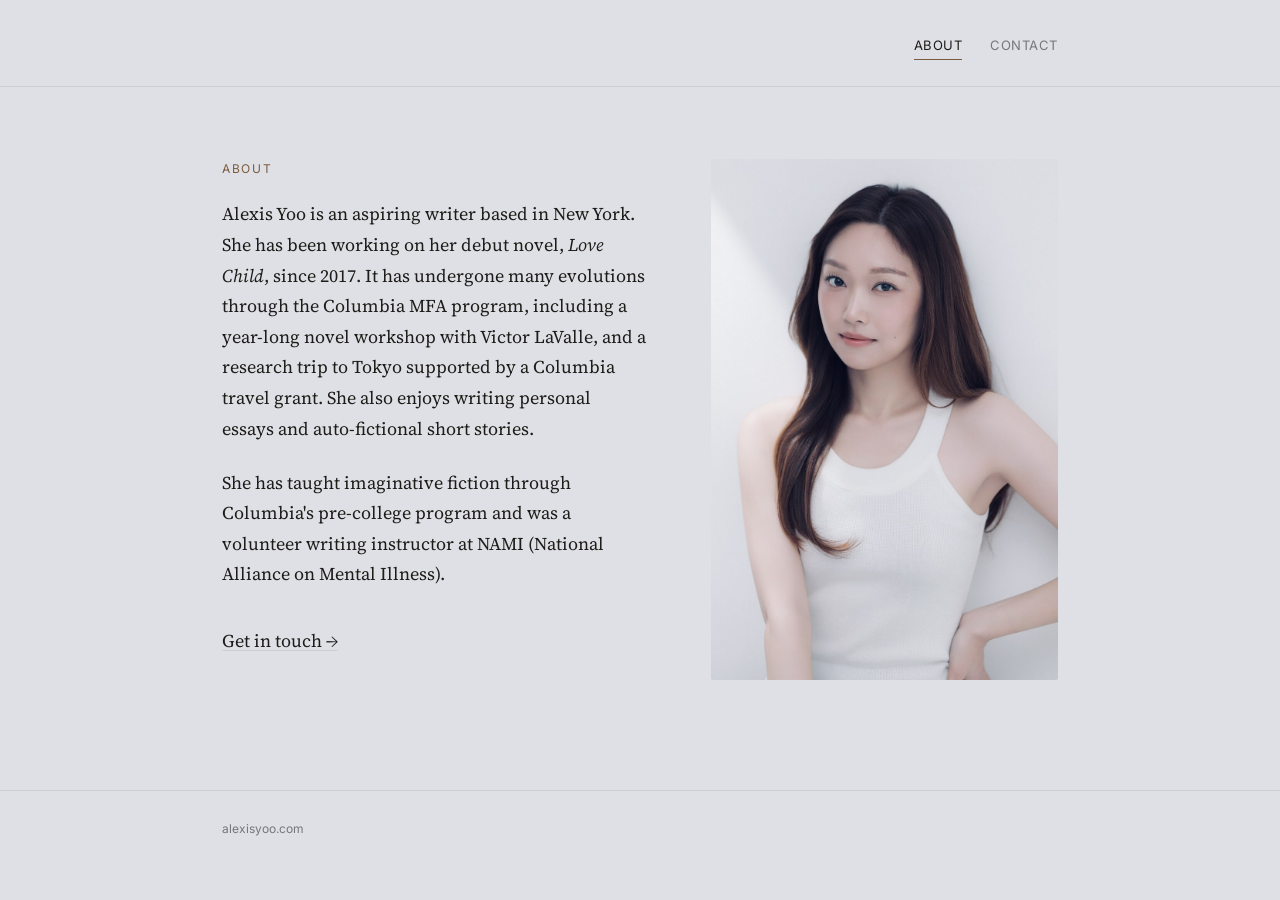
<file: index.html>
<!DOCTYPE html>
<html lang="en">
<head>
<meta charset="UTF-8">
<meta name="viewport" content="width=device-width, initial-scale=1.0">
<title>Alexis Yoo</title>
<meta name="description" content="Alexis Yoo is a writer based in New York, working on her debut novel Love Child.">
<link rel="stylesheet" href="style.css">
</head>
<body>

<header class="site">
  <div class="header-inner">
    <nav class="pages" aria-label="Site">
      <a href="index.html" aria-current="page">About</a>
      <a href="contact.html">Contact</a>
    </nav>
  </div>
</header>

<main>
  <div class="wrap">
    <div class="about-grid">
      <div class="about-bio">
        <p class="eyebrow">About</p>
        <p>Alexis Yoo is an aspiring writer based in New York. She has been working on her debut novel, <em>Love Child</em>, since 2017. It has undergone many evolutions through the Columbia MFA program, including a year-long novel workshop with Victor LaValle, and a research trip to Tokyo supported by a Columbia travel grant. She also enjoys writing personal essays and auto-fictional short stories.</p>
        <p>She has taught imaginative fiction through Columbia's pre-college program and was a volunteer writing instructor at NAMI (National Alliance on Mental Illness).</p>
        <p class="byline" style="margin-top: 2em;"><a href="contact.html">Get in touch →</a></p>
      </div>
      <div class="about-photo">
        <img src="alexis.jpg" alt="Portrait of Alexis Yoo">
      </div>
    </div>
  </div>
</main>

<footer class="site">
  <div class="wrap">
    <span>alexisyoo.com</span>
  </div>
</footer>

</body>
</html>
</file>
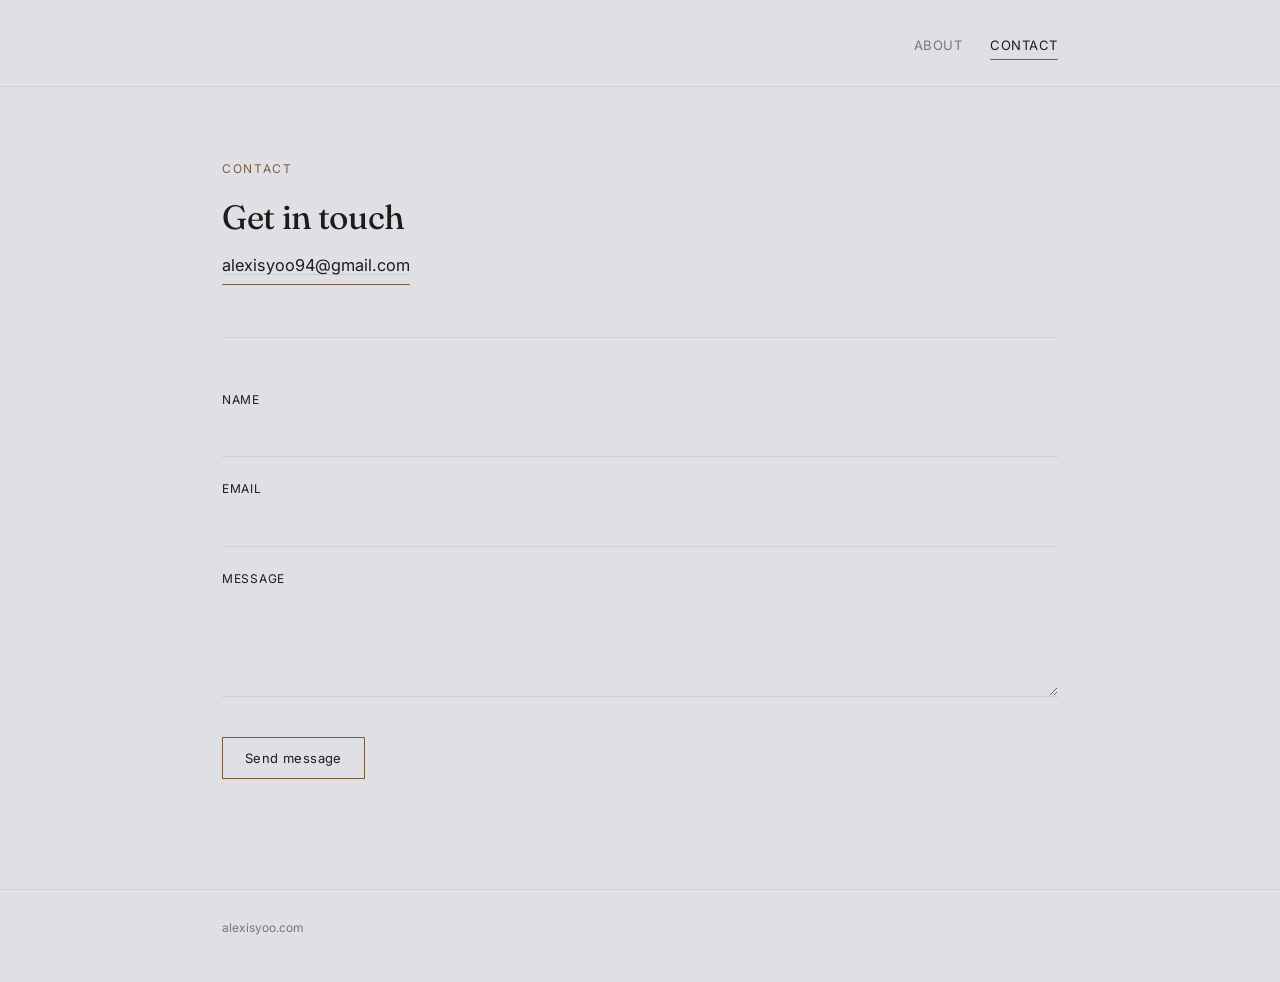
<file: contact.html>
<!DOCTYPE html>
<html lang="en">
<head>
<meta charset="UTF-8">
<meta name="viewport" content="width=device-width, initial-scale=1.0">
<title>Contact — Alexis Yoo</title>
<meta name="description" content="Contact Alexis Yoo.">
<link rel="stylesheet" href="style.css">
</head>
<body>

<header class="site">
  <div class="header-inner">
    <nav class="pages" aria-label="Site">
      <a href="index.html">About</a>
      <a href="contact.html" aria-current="page">Contact</a>
    </nav>
  </div>
</header>

<main>
  <div class="wrap">
    <p class="eyebrow">Contact</p>
    <h1 style="font-size: 2.1rem;">Get in touch</h1>

    <p><a class="contact-email" href="mailto:alexisyoo94@gmail.com">alexisyoo94@gmail.com</a></p>

    <hr class="rule">

    <form action="https://formspree.io/f/xyeggadg" method="POST">
      <div class="field">
        <label for="name">Name</label>
        <input type="text" id="name" name="name" required>
      </div>
      <div class="field">
        <label for="email">Email</label>
        <input type="email" id="email" name="_replyto" required>
      </div>
      <div class="field">
        <label for="message">Message</label>
        <textarea id="message" name="message" required></textarea>
      </div>
      <button class="submit" type="submit">Send message</button>
    </form>
  </div>
</main>

<footer class="site">
  <div class="wrap">
    <span>alexisyoo.com</span>
  </div>
</footer>

</body>
</html>
</file>
<file: style.css>
@import url('https://fonts.googleapis.com/css2?family=Fraunces:ital,opsz,wght@0,9..144,340;0,9..144,440;0,9..144,560;1,9..144,440&family=Source+Serif+4:ital,wght@0,400;0,600;1,400&family=Inter:wght@400;500&display=swap');

:root {
  --bg: #dfe0e5;
  --ink: #1e1c19;
  --ink-dim: #76767c;
  --rule: #ccced5;
  --accent: #7c5c3e;   /* quiet warm brown, used sparingly */
  --max: 900px;
}

* { box-sizing: border-box; }
html { scroll-behavior: smooth; }

body {
  margin: 0;
  background: var(--bg);
  color: var(--ink);
  font-family: 'Source Serif 4', Georgia, serif;
  font-size: 18px;
  line-height: 1.7;
  -webkit-font-smoothing: antialiased;
}

::selection { background: var(--accent); color: #fff; }

a {
  color: var(--ink);
  text-decoration-color: var(--rule);
  text-underline-offset: 3px;
}
a:hover, a:focus-visible { color: var(--accent); text-decoration-color: var(--accent); }
a:focus-visible { outline: 1px dashed var(--accent); outline-offset: 3px; }

.wrap { max-width: var(--max); margin: 0 auto; padding: 0 32px; }

/* ---- Header ---- */
header.site { border-bottom: 1px solid var(--rule); }
.header-inner {
  max-width: var(--max);
  margin: 0 auto;
  padding: 34px 32px 26px;
  display: flex;
  align-items: baseline;
  justify-content: space-between;
  gap: 24px;
}
.mark {
  font-family: 'Fraunces', serif;
  font-weight: 500;
  font-size: 19px;
  letter-spacing: 0.01em;
}
.mark a { text-decoration: none; }

nav.pages {
  font-family: 'Inter', sans-serif;
  font-size: 13px;
  letter-spacing: 0.04em;
  text-transform: uppercase;
  display: flex;
  gap: 28px;
  margin-left: auto;
}
nav.pages a {
  text-decoration: none;
  color: var(--ink-dim);
  padding-bottom: 3px;
  border-bottom: 1px solid transparent;
}
nav.pages a:hover { color: var(--ink); }
nav.pages a[aria-current="page"] {
  color: var(--ink);
  border-bottom-color: var(--accent);
}

/* ---- Main ---- */
main { padding: 72px 0 110px; }

.eyebrow {
  font-family: 'Inter', sans-serif;
  font-size: 12px;
  letter-spacing: 0.14em;
  text-transform: uppercase;
  color: var(--accent);
  margin: 0 0 20px;
}

h1 {
  font-family: 'Fraunces', serif;
  font-weight: 440;
  font-size: clamp(2.3rem, 5.5vw, 3.3rem);
  line-height: 1.1;
  margin: 0 0 0.35em;
  letter-spacing: -0.01em;
}

h2 {
  font-family: 'Fraunces', serif;
  font-weight: 440;
  font-size: 1.7rem;
  margin: 0 0 0.7em;
}

p { margin: 0 0 1.3em; color: var(--ink); }
p.lede { font-size: 1.12rem; color: var(--ink-dim); max-width: 52ch; }

.rule { border: none; border-top: 1px solid var(--rule); margin: 52px 0; }

/* ---- Home: simple link list ---- */
.index-list { list-style: none; margin: 44px 0 0; padding: 0; border-top: 1px solid var(--rule); }
.index-list li { border-bottom: 1px solid var(--rule); }
.index-list a {
  display: flex; align-items: baseline; gap: 18px;
  padding: 22px 2px; text-decoration: none;
}
.index-list .title { font-family: 'Fraunces', serif; font-size: 1.15rem; flex: 1; }
.index-list .go {
  font-family: 'Inter', sans-serif; font-size: 12px; color: var(--ink-dim);
  opacity: 0; transition: opacity 0.15s ease;
}
.index-list a:hover .go, .index-list a:focus-visible .go { opacity: 1; }

/* ---- About: bio + photo ---- */
.about-grid {
  display: grid;
  grid-template-columns: 1.1fr 0.9fr;
  gap: 64px;
  align-items: start;
}
.about-photo img {
  width: 100%;
  height: auto;
  display: block;
  border-radius: 2px;
}
.about-bio h1 { margin-bottom: 0.5em; }

@media (max-width: 720px) {
  .about-grid { grid-template-columns: 1fr; gap: 36px; }
  .about-photo { order: -1; max-width: 320px; }
}

/* ---- Contact ---- */
.contact-email {
  font-family: 'Inter', sans-serif;
  font-size: 1.02rem;
  display: inline-block;
  padding: 4px 0;
  border-bottom: 1px solid var(--accent);
}

.field { margin-bottom: 22px; }
.field label {
  display: block; font-family: 'Inter', sans-serif; font-size: 12px;
  letter-spacing: 0.06em; text-transform: uppercase; color: var(--ink);
  margin-bottom: 8px;
}
.field input, .field textarea {
  width: 100%; background: transparent; border: none; border-bottom: 1px solid var(--rule);
  color: var(--ink); font-family: 'Source Serif 4', serif; font-size: 1rem; padding: 8px 2px;
}
.field input:focus, .field textarea:focus { outline: none; border-bottom-color: var(--accent); }
.field textarea { resize: vertical; min-height: 100px; }

button.submit {
  font-family: 'Inter', sans-serif; font-size: 13px; letter-spacing: 0.03em;
  background: transparent; color: var(--ink); border: 1px solid var(--accent);
  padding: 12px 22px; cursor: pointer; margin-top: 8px;
}
button.submit:hover { background: var(--accent); color: #fff; }

.note { font-family: 'Inter', sans-serif; font-size: 12px; color: var(--ink-dim); margin-top: 10px; }

/* ---- Footer ---- */
footer.site { border-top: 1px solid var(--rule); padding: 28px 0 44px; }
footer.site .wrap {
  display: flex; justify-content: space-between; align-items: baseline;
  font-family: 'Inter', sans-serif; font-size: 12px; color: var(--ink-dim);
}

@media (max-width: 520px) {
  .header-inner { flex-direction: column; gap: 12px; align-items: flex-start; }
  footer.site .wrap { flex-direction: column; gap: 6px; }
}
</file>
